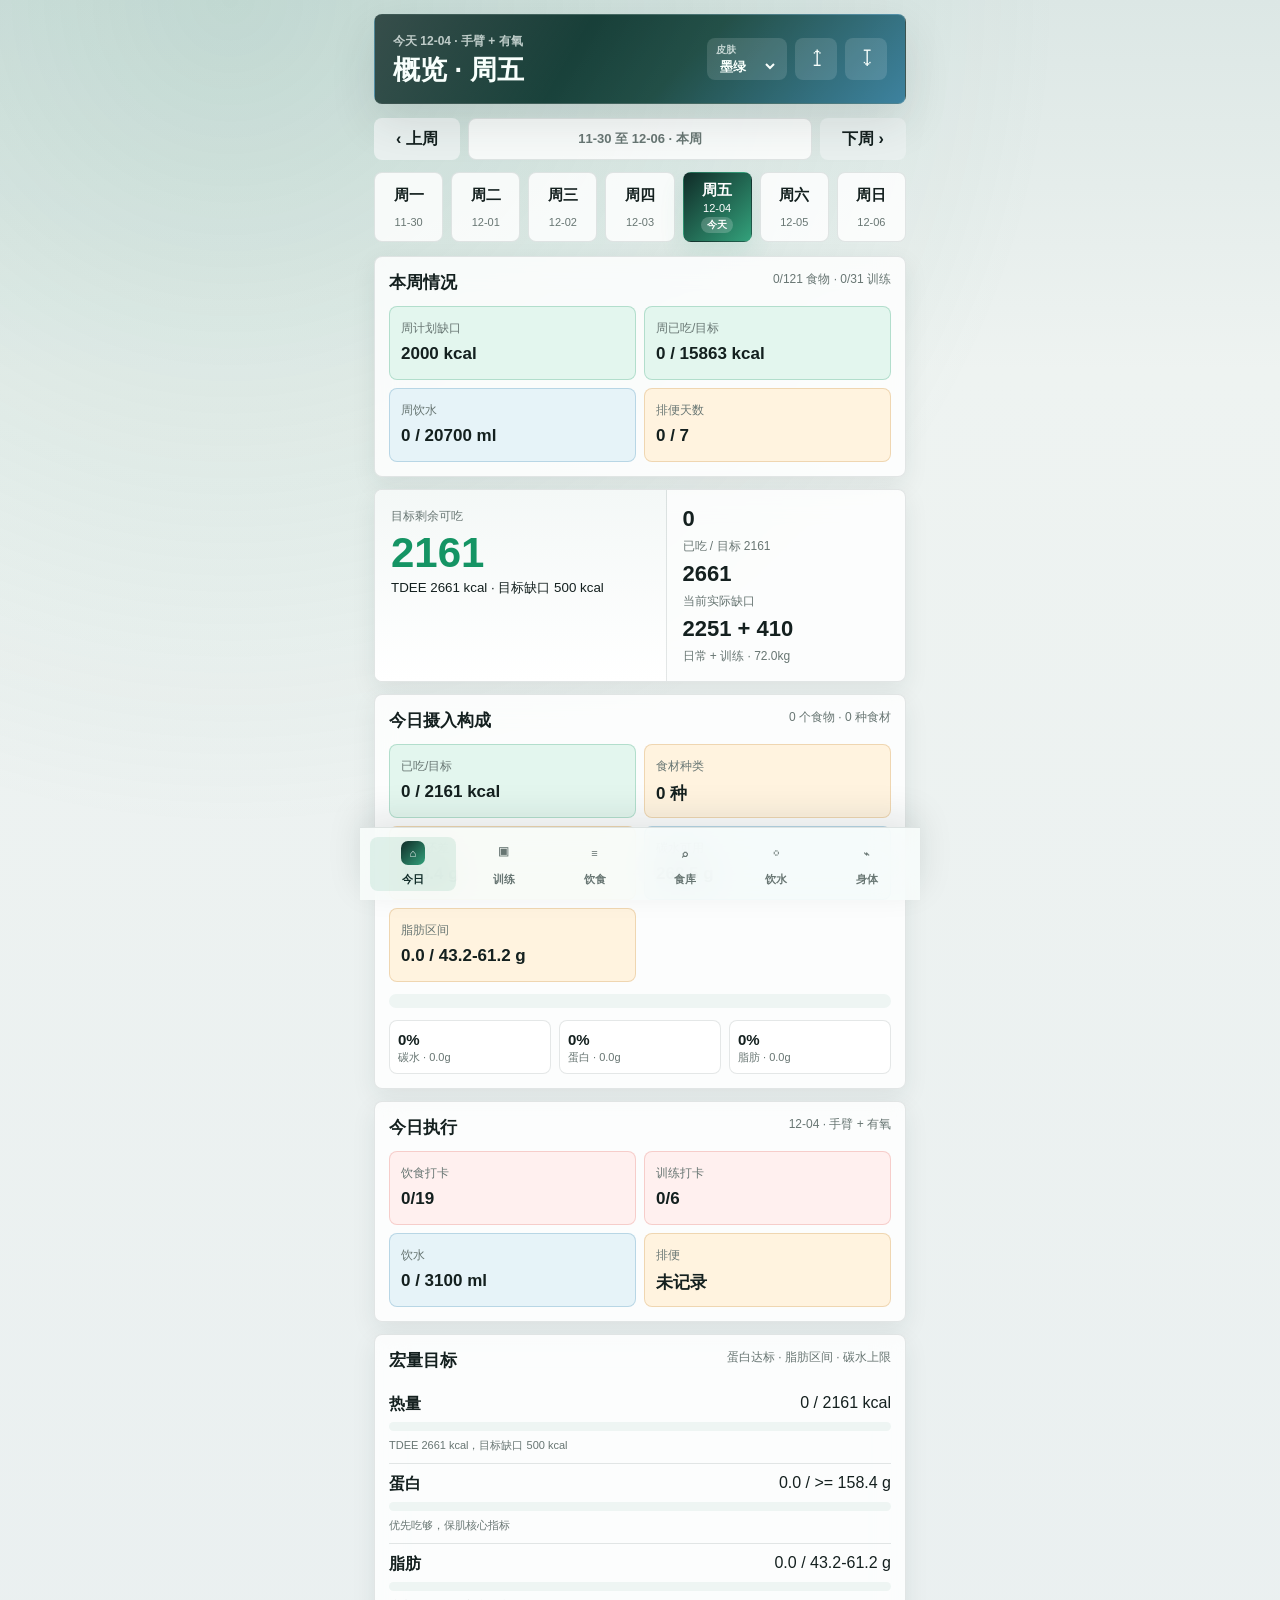
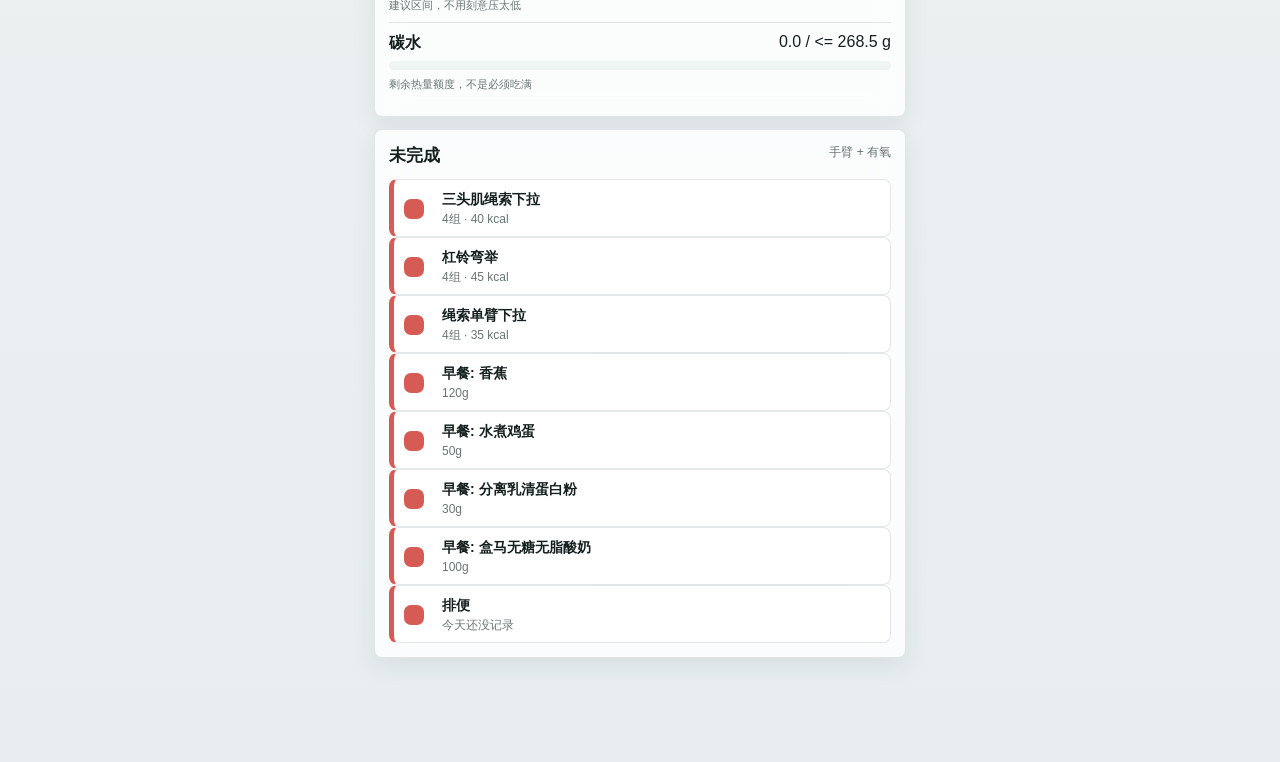
<file: index.html>
<!doctype html>
<html lang="zh-CN">
  <head>
    <meta charset="utf-8" />
    <meta name="viewport" content="width=device-width, initial-scale=1" />
    <meta http-equiv="refresh" content="0; url=./cutting-tracker/" />
    <title>减脂打卡</title>
  </head>
  <body>
    <a href="./cutting-tracker/">打开减脂打卡</a>
  </body>
</html>
</file>
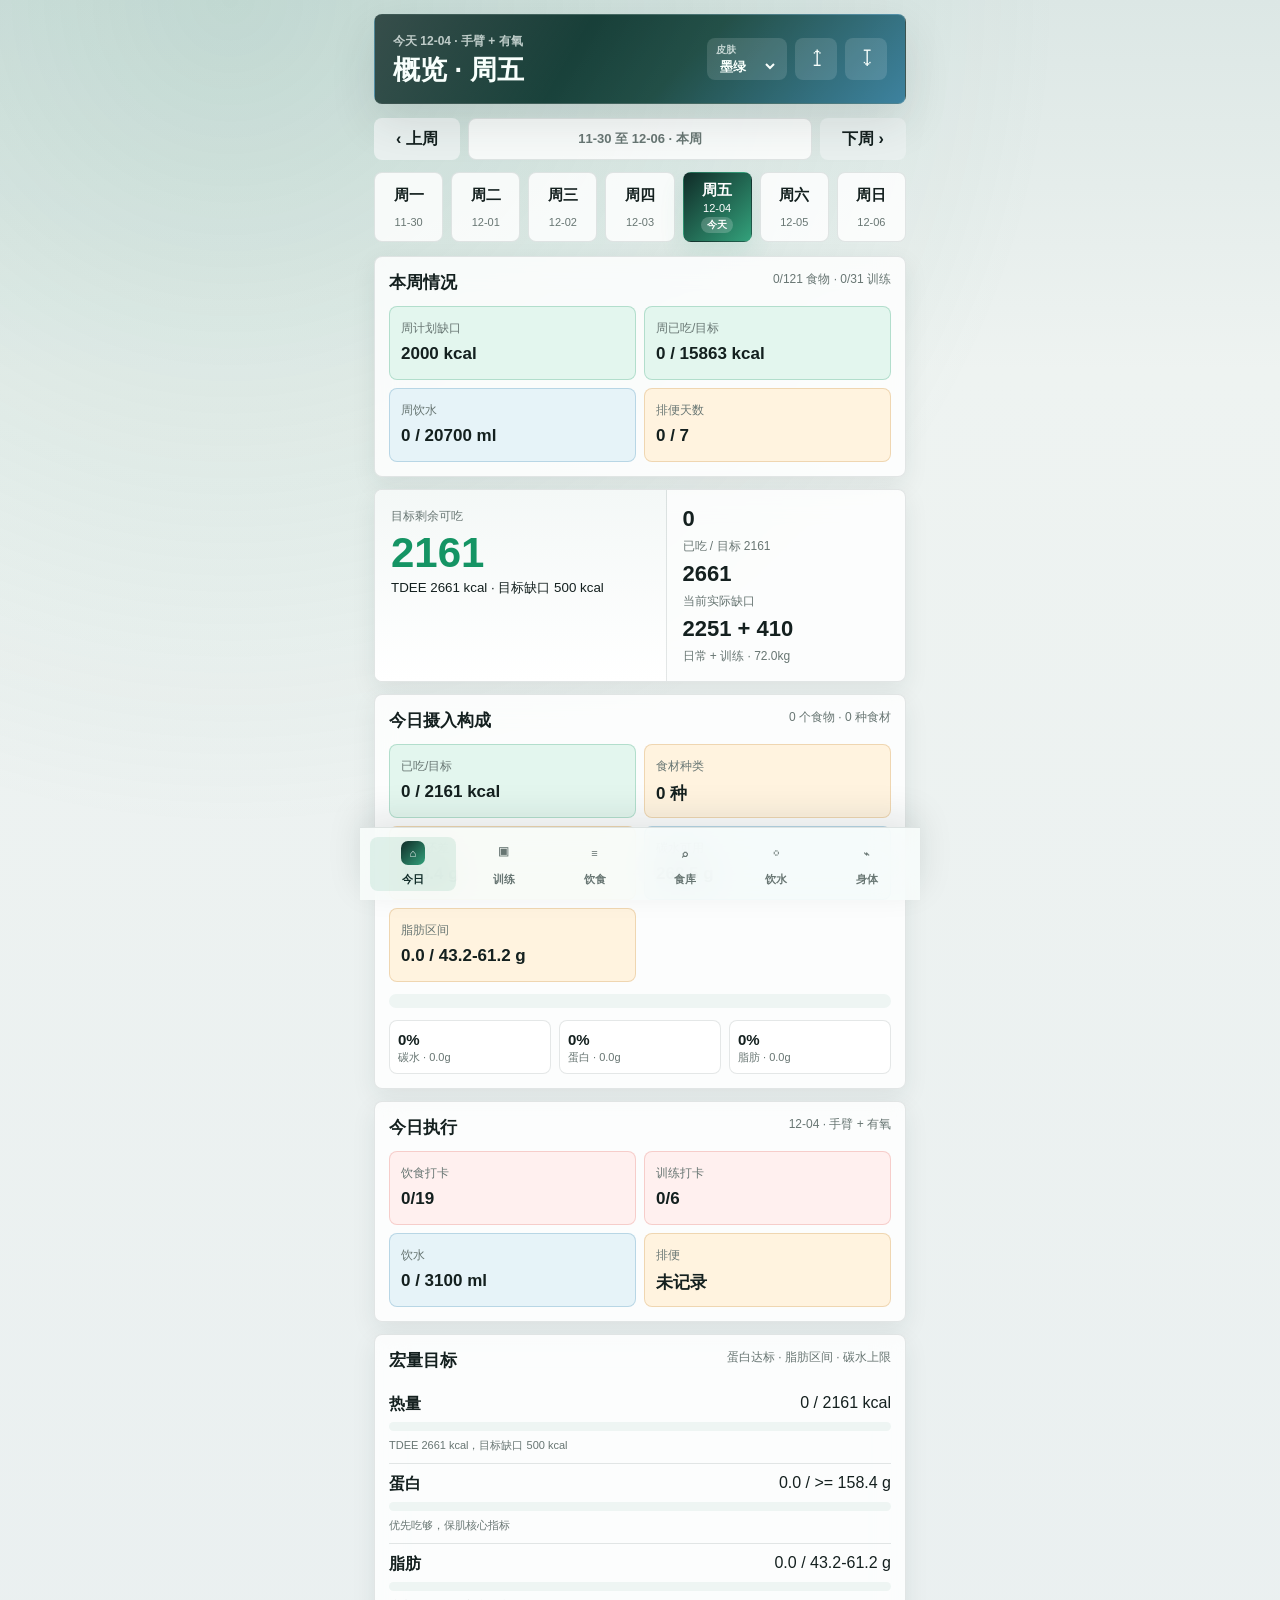
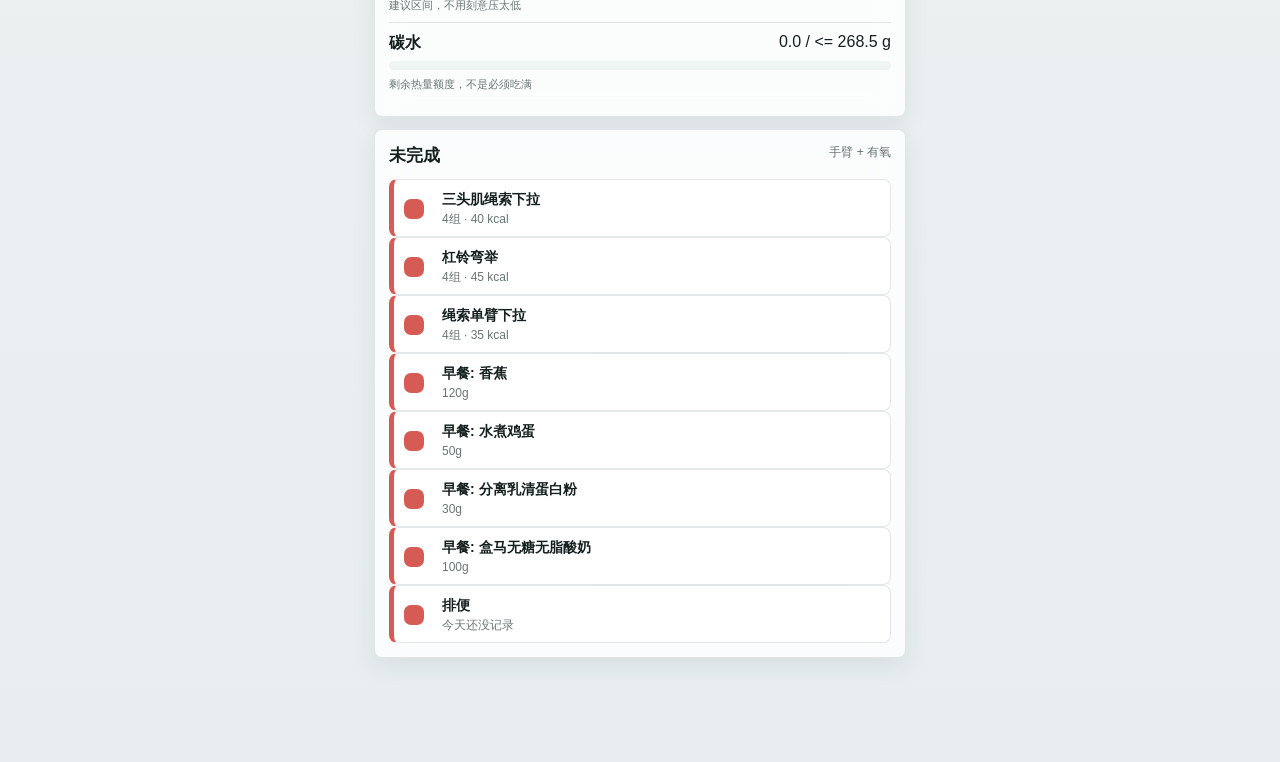
<file: cutting-tracker/index.html>
<!doctype html>
<html lang="zh-CN">
  <head>
    <meta charset="utf-8" />
    <meta name="viewport" content="width=device-width, initial-scale=1, viewport-fit=cover" />
    <meta name="theme-color" content="#102c28" />
    <title>减脂打卡</title>
    <link rel="manifest" href="./manifest.json" />
    <link rel="stylesheet" href="./styles.css?v=31" />
  </head>
  <body>
    <main id="app" class="app-shell">
      <header class="topbar">
        <div>
          <p class="kicker" id="dateContext">一周减脂记录</p>
          <h1 id="pageTitle">今日</h1>
        </div>
        <div class="top-actions">
          <label class="theme-picker" aria-label="选择皮肤">
            <span>皮肤</span>
            <select id="themeSelect">
              <option value="forest">墨绿</option>
              <option value="night">曜黑</option>
              <option value="mist">晨雾</option>
              <option value="ocean">海蓝</option>
            </select>
          </label>
          <button id="importBtn" class="icon-button" type="button" aria-label="导入Excel">
            <span aria-hidden="true">↥</span>
          </button>
          <button id="exportBtn" class="icon-button" type="button" aria-label="导出Excel">
            <span aria-hidden="true">↧</span>
          </button>
        </div>
      </header>

      <input id="importFile" type="file" accept=".xlsx,.json,application/vnd.openxmlformats-officedocument.spreadsheetml.sheet,application/json" hidden />

      <section class="weekbar" aria-label="选择周">
        <button id="prevWeek" class="plain-button" type="button">‹ 上周</button>
        <button id="weekLabel" class="week-label" type="button" aria-label="回到当前周"></button>
        <button id="nextWeek" class="plain-button" type="button">下周 ›</button>
      </section>

      <section class="date-strip" aria-label="选择日期" id="dateStrip"></section>

      <section id="view" class="view"></section>

      <nav class="tabbar" aria-label="主导航">
        <button class="tab is-active" data-tab="today" type="button">
          <span class="tab-icon">⌂</span><span>今日</span>
        </button>
        <button class="tab" data-tab="training" type="button">
          <span class="tab-icon">▣</span><span>训练</span>
        </button>
        <button class="tab" data-tab="meals" type="button">
          <span class="tab-icon">≡</span><span>饮食</span>
        </button>
        <button class="tab" data-tab="library" type="button">
          <span class="tab-icon">⌕</span><span>食库</span>
        </button>
        <button class="tab" data-tab="water" type="button">
          <span class="tab-icon">◌</span><span>饮水</span>
        </button>
        <button class="tab" data-tab="body" type="button">
          <span class="tab-icon">⌁</span><span>身体</span>
        </button>
      </nav>
    </main>

    <template id="progressTemplate">
      <div class="progress">
        <span class="progress-fill"></span>
      </div>
    </template>

    <script src="./app.js?v=31"></script>
  </body>
</html>
</file>
<file: cutting-tracker/styles.css>
:root {
  --bg: #e8eef0;
  --page-bg: radial-gradient(circle at 18% 0, rgba(82, 154, 130, 0.2), transparent 32%),
    linear-gradient(180deg, #dce7e5 0, #eef3f1 370px, #e8eef0 100%);
  --surface: #ffffff;
  --surface-2: #f4f8f7;
  --surface-3: #eef5f3;
  --glass: rgba(255, 255, 255, 0.82);
  --ink: #14201f;
  --muted: #687673;
  --line: rgba(37, 62, 58, 0.12);
  --deep: #102c28;
  --deep-2: #1d4b43;
  --green: #159464;
  --green-soft: #e3f6ee;
  --red: #d65b55;
  --red-soft: #fff0ef;
  --blue: #287aa4;
  --blue-soft: #e6f3f8;
  --amber: #b67822;
  --amber-soft: #fff3df;
  --accent: #33a17b;
  --accent-2: #2d7897;
  --accent-soft: rgba(51, 161, 123, 0.12);
  --topbar: linear-gradient(135deg, #102c28 0%, #1d4b43 58%, #2d7897 100%);
  --topbar-text: #f8fffc;
  --topbar-muted: rgba(248, 255, 252, 0.72);
  --button-surface: #e9f0ef;
  --shadow: 0 18px 46px rgba(30, 50, 47, 0.12);
  --shadow-soft: 0 8px 24px rgba(30, 50, 47, 0.08);
  --nav-bg: rgba(248, 252, 251, 0.88);
}

* { box-sizing: border-box; }

body[data-theme="night"] {
  --bg: #0f1517;
  --page-bg: radial-gradient(circle at 10% -8%, rgba(62, 154, 118, 0.28), transparent 36%),
    linear-gradient(180deg, #111b1d 0, #0f1517 55%, #121719 100%);
  --surface: #192224;
  --surface-2: #121a1c;
  --surface-3: #202b2e;
  --glass: rgba(25, 34, 36, 0.82);
  --ink: #edf7f4;
  --muted: #9baaa6;
  --line: rgba(226, 240, 235, 0.12);
  --deep: #10211f;
  --deep-2: #245247;
  --green: #3ccc8b;
  --green-soft: rgba(60, 204, 139, 0.14);
  --red: #ff7d73;
  --red-soft: rgba(255, 125, 115, 0.14);
  --blue: #6ab4d7;
  --blue-soft: rgba(106, 180, 215, 0.14);
  --amber: #e2a84a;
  --amber-soft: rgba(226, 168, 74, 0.15);
  --accent: #3ccc8b;
  --accent-2: #6ab4d7;
  --accent-soft: rgba(60, 204, 139, 0.14);
  --topbar: linear-gradient(135deg, #182425 0%, #203d38 55%, #25384d 100%);
  --topbar-text: #f5fffb;
  --topbar-muted: rgba(245, 255, 251, 0.66);
  --button-surface: #202b2e;
  --shadow: 0 20px 50px rgba(0, 0, 0, 0.36);
  --shadow-soft: 0 10px 26px rgba(0, 0, 0, 0.22);
  --nav-bg: rgba(18, 26, 28, 0.88);
}

body[data-theme="mist"] {
  --bg: #edf1f3;
  --page-bg: radial-gradient(circle at 16% 0, rgba(44, 124, 155, 0.14), transparent 33%),
    linear-gradient(180deg, #e3ecef 0, #f7f9fa 360px, #edf1f3 100%);
  --surface: #ffffff;
  --surface-2: #f6f8f9;
  --surface-3: #edf3f5;
  --glass: rgba(255, 255, 255, 0.84);
  --ink: #172126;
  --muted: #69757b;
  --line: rgba(39, 55, 64, 0.12);
  --deep: #24323a;
  --deep-2: #365967;
  --green: #208b68;
  --green-soft: #e4f4ee;
  --red: #ce5e6b;
  --red-soft: #fff0f2;
  --blue: #2c7c9b;
  --blue-soft: #e4f2f7;
  --amber: #b28028;
  --amber-soft: #fff3dc;
  --accent: #2c7c9b;
  --accent-2: #208b68;
  --accent-soft: rgba(44, 124, 155, 0.12);
  --topbar: linear-gradient(135deg, #23323a 0%, #2c6174 58%, #208b68 100%);
}

body[data-theme="ocean"] {
  --bg: #e6f0f3;
  --page-bg: radial-gradient(circle at 85% 0, rgba(21, 144, 139, 0.18), transparent 33%),
    linear-gradient(180deg, #d8e9ee 0, #edf5f6 380px, #e6f0f3 100%);
  --surface: #ffffff;
  --surface-2: #f3f8f9;
  --surface-3: #e9f4f4;
  --glass: rgba(255, 255, 255, 0.82);
  --ink: #122329;
  --muted: #62757b;
  --line: rgba(20, 64, 73, 0.13);
  --deep: #0f3a46;
  --deep-2: #17606b;
  --green: #15908b;
  --green-soft: #e2f4f2;
  --red: #d45d63;
  --red-soft: #fff0f1;
  --blue: #237fb3;
  --blue-soft: #e2f1f9;
  --amber: #ba842a;
  --amber-soft: #fff4df;
  --accent: #15908b;
  --accent-2: #237fb3;
  --accent-soft: rgba(21, 144, 139, 0.12);
  --topbar: linear-gradient(135deg, #0f3a46 0%, #17606b 55%, #15908b 100%);
}

html,
body {
  margin: 0;
  min-height: 100%;
  background: var(--page-bg);
  color: var(--ink);
  font-family: -apple-system, BlinkMacSystemFont, "Segoe UI", sans-serif;
  letter-spacing: 0;
  transition: background 180ms ease, color 180ms ease;
}

button,
input,
select { font: inherit; }

button { -webkit-tap-highlight-color: transparent; }
h1, h2, h3, p { margin: 0; }
h1 { font-size: 27px; line-height: 1.08; }

.app-shell {
  width: min(100%, 560px);
  min-height: 100vh;
  margin: 0 auto;
  padding: max(14px, env(safe-area-inset-top)) 14px calc(104px + env(safe-area-inset-bottom));
}

.topbar {
  display: flex;
  justify-content: space-between;
  align-items: center;
  gap: 14px;
  padding: 18px;
  border: 1px solid rgba(255, 255, 255, 0.18);
  border-radius: 8px;
  background: var(--topbar);
  color: var(--topbar-text);
  box-shadow: var(--shadow);
  position: relative;
  overflow: hidden;
}

.topbar::after {
  content: "";
  position: absolute;
  inset: 0;
  background: linear-gradient(120deg, rgba(255, 255, 255, 0.16), transparent 38%, rgba(255, 255, 255, 0.08));
  pointer-events: none;
}

.kicker {
  margin: 0 0 6px;
  color: var(--topbar-muted);
  font-size: 12px;
  font-weight: 850;
}

.top-actions {
  display: flex;
  gap: 8px;
  align-items: center;
  position: relative;
  z-index: 1;
}

.topbar > div:first-child {
  position: relative;
  z-index: 1;
}

.theme-picker {
  min-width: 80px;
  height: 42px;
  display: grid;
  gap: 1px;
  align-content: center;
  padding: 4px 9px;
  border-radius: 8px;
  background: rgba(255, 255, 255, 0.13);
  color: var(--topbar-text);
}

.theme-picker span {
  color: var(--topbar-muted);
  font-size: 10px;
  font-weight: 800;
}

.theme-picker select {
  width: 100%;
  border: 0;
  border-radius: 0;
  background: transparent;
  color: inherit;
  font-size: 13px;
  font-weight: 900;
  outline: none;
}

.theme-picker option { color: #172229; }

.icon-button,
.plain-button,
.date-pill,
.tab,
.task,
.food-check,
.quick-water,
.primary-button,
.sync-choice,
.food-actions button,
.food-chip,
.estimate-button {
  border: 0;
  cursor: pointer;
}

.icon-button {
  width: 42px;
  height: 42px;
  border-radius: 8px;
  background: rgba(255, 255, 255, 0.13);
  color: var(--topbar-text);
  font-size: 22px;
  transition: transform 160ms ease, background 160ms ease;
}

.icon-button:active,
.plain-button:active,
.primary-button:active,
.quick-water:active,
.tab:active { transform: translateY(1px); }

.weekbar {
  display: grid;
  grid-template-columns: 86px 1fr 86px;
  gap: 8px;
  align-items: center;
  margin: 14px 0 10px;
}

.plain-button,
.primary-button {
  min-height: 42px;
  border-radius: 8px;
  font-weight: 850;
}

.plain-button {
  background: var(--button-surface);
  color: var(--ink);
}

.danger-button {
  background: var(--red-soft);
  color: var(--red);
}

.week-label {
  height: 42px;
  display: grid;
  place-items: center;
  border: 1px solid var(--line);
  border-radius: 8px;
  background: var(--glass);
  color: var(--muted);
  font-size: 13px;
  font-weight: 850;
  cursor: pointer;
}

.primary-button {
  background: linear-gradient(135deg, var(--deep), var(--accent));
  color: #fff;
  box-shadow: 0 10px 20px var(--accent-soft);
}

.full-button { width: 100%; }

.date-strip {
  display: grid;
  grid-auto-flow: column;
  grid-auto-columns: minmax(66px, 1fr);
  gap: 8px;
  overflow-x: auto;
  padding: 2px 0 14px;
  scroll-behavior: smooth;
  scroll-padding-inline: 42%;
  scroll-snap-type: x proximity;
  scrollbar-width: none;
}

.date-strip::-webkit-scrollbar { display: none; }

.date-pill {
  min-height: 62px;
  border-radius: 8px;
  border: 1px solid var(--line);
  background: var(--glass);
  color: var(--muted);
  display: grid;
  place-items: center;
  gap: 2px;
  padding: 8px 6px;
  scroll-snap-align: center;
}

.date-pill strong { color: var(--ink); font-size: 15px; }
.date-pill span { font-size: 11px; }
.date-pill.is-active {
  background: linear-gradient(135deg, var(--deep), var(--accent));
  border-color: transparent;
  color: #fff;
  box-shadow: 0 12px 24px var(--accent-soft);
}
.date-pill.is-active strong { color: #fff; }
.date-pill em {
  margin-top: 1px;
  padding: 1px 6px;
  border-radius: 999px;
  background: var(--blue-soft);
  color: var(--blue);
  font-size: 10px;
  font-style: normal;
  font-weight: 900;
}
.date-pill.is-active em {
  background: rgba(255, 255, 255, 0.2);
  color: #fff;
}
.date-pill.is-today:not(.is-active) { border-color: rgba(40, 120, 168, 0.45); }

.view,
.stack {
  display: grid;
  gap: 12px;
}

.panel,
.meal-card,
.score-panel {
  border: 1px solid var(--line);
  border-radius: 8px;
  background: var(--glass);
  box-shadow: var(--shadow-soft);
  backdrop-filter: blur(14px);
}

.panel,
.meal-card { padding: 14px; }

.score-panel {
  display: grid;
  grid-template-columns: 1.1fr 0.9fr;
  overflow: hidden;
}

.score-main,
.score-side { padding: 16px; }

.score-main {
  background: linear-gradient(180deg, var(--surface-2), var(--surface));
  border-right: 1px solid var(--line);
}

.score-main span,
.score-side span,
.mini span,
.field span,
.muted {
  color: var(--muted);
  font-size: 12px;
}

.score-main strong {
  display: block;
  margin: 7px 0 4px;
  font-size: 42px;
  line-height: 1;
  letter-spacing: 0;
}

.score-main.good strong { color: var(--green); }
.score-main.bad strong { color: var(--red); }

.score-side {
  display: grid;
  align-content: center;
  gap: 6px;
}

.score-side b { font-size: 22px; color: var(--ink); }

.section-title,
.meal-head {
  display: flex;
  justify-content: space-between;
  align-items: flex-start;
  gap: 10px;
  margin-bottom: 12px;
}

.section-title h2,
.meal-head h3 { font-size: 17px; }

.section-title small,
.meal-head small {
  color: var(--muted);
  font-size: 12px;
  line-height: 1.35;
}

.meal-actions {
  display: flex;
  align-items: flex-start;
  gap: 6px;
  flex-wrap: wrap;
  justify-content: flex-end;
}

.estimate-button {
  min-height: 28px;
  padding: 5px 9px;
  border-radius: 999px;
  background: var(--deep);
  color: #fff;
  white-space: nowrap;
  font-size: 12px;
  font-weight: 850;
}

.estimate-button.is-active {
  background: var(--blue);
}

.scope-badge {
  min-height: 28px;
  display: inline-flex;
  align-items: center;
  border: 1px solid var(--line);
  border-radius: 999px;
  background: var(--surface-2);
  color: var(--muted);
  padding: 5px 9px;
  white-space: nowrap;
  font-size: 11px;
  font-weight: 850;
}

.metric-grid {
  display: grid;
  grid-template-columns: repeat(2, 1fr);
  gap: 8px;
}

.mini {
  min-height: 74px;
  padding: 11px;
  border-radius: 8px;
  border: 1px solid var(--line);
  background: linear-gradient(180deg, var(--surface), var(--surface-2));
}

.mini b {
  display: block;
  margin-top: 7px;
  font-size: 17px;
}

.mini.green { background: var(--green-soft); border-color: rgba(22, 147, 95, 0.24); }
.mini.red { background: var(--red-soft); border-color: rgba(216, 93, 85, 0.24); }
.mini.blue { background: var(--blue-soft); border-color: rgba(40, 120, 168, 0.24); }
.mini.amber { background: var(--amber-soft); border-color: rgba(186, 122, 29, 0.24); }

.overview-panel {
  display: grid;
  gap: 12px;
}

.overview-panel .section-title {
  margin-bottom: 0;
}

.overview-grid {
  display: grid;
  grid-template-columns: repeat(2, 1fr);
  gap: 8px;
}

.macro-split {
  height: 14px;
  display: flex;
  overflow: hidden;
  border-radius: 999px;
  background: var(--surface-3);
}

.macro-split span {
  display: block;
  min-width: 0;
  height: 100%;
}

.macro-split .carb { background: var(--blue); }
.macro-split .protein { background: var(--green); }
.macro-split .fat { background: var(--amber); }

.empty-split span { width: 100%; background: var(--surface-3); }

.macro-ratio-grid {
  display: grid;
  grid-template-columns: repeat(3, 1fr);
  gap: 8px;
}

.macro-ratio-grid span {
  min-height: 46px;
  padding: 9px 8px;
  border: 1px solid var(--line);
  border-radius: 8px;
  background: var(--surface);
  color: var(--muted);
  font-size: 11px;
  line-height: 1.3;
}

.macro-ratio-grid b {
  display: block;
  color: var(--ink);
  font-size: 15px;
}

.macro-line {
  display: grid;
  gap: 7px;
  padding: 10px 0;
  border-bottom: 1px solid var(--line);
}

.macro-line:last-child { border-bottom: 0; }

.macro-line > div:first-child {
  display: flex;
  justify-content: space-between;
  gap: 10px;
}

.macro-line em {
  color: var(--muted);
  font-size: 11px;
  font-style: normal;
  line-height: 1.35;
}

.progress {
  height: 9px;
  overflow: hidden;
  border-radius: 999px;
  background: var(--surface-3);
}

.progress-fill {
  display: block;
  height: 100%;
  border-radius: inherit;
  background: linear-gradient(90deg, var(--accent-2), var(--accent));
}

.task-list { display: grid; gap: 8px; }

.task,
.food-task,
.exercise-task,
.status-row {
  width: 100%;
  min-height: 58px;
  display: grid;
  grid-template-columns: 28px 1fr auto;
  align-items: center;
  gap: 10px;
  border-radius: 8px;
  padding: 10px 10px 9px;
  text-align: left;
  position: relative;
  overflow: hidden;
}

.task.todo,
.food-task.todo,
.exercise-task.todo,
.status-row.todo {
  background: var(--surface);
  border: 1px solid var(--line);
  border-left: 5px solid var(--red);
}

.task.done,
.food-task.done,
.exercise-task.done,
.status-row.done {
  background: var(--surface);
  border: 1px solid rgba(22, 147, 95, 0.24);
  border-left: 5px solid var(--green);
}

.task-dot,
.status-row > span {
  width: 20px;
  height: 20px;
  border-radius: 7px;
  background: var(--red);
  display: grid;
  place-items: center;
}

.done .task-dot,
.status-row.done > span { background: var(--green); }

.done .task-dot::after,
.status-row.done > span::after {
  content: "✓";
  color: #fff;
  font-size: 13px;
  font-weight: 900;
}

.task-text b,
.food-main b,
.status-row b {
  display: block;
  color: var(--ink);
  font-size: 14px;
}

.task-text small,
.food-main small,
.status-row small {
  display: block;
  margin-top: 2px;
  color: var(--muted);
  font-size: 12px;
  line-height: 1.35;
}

.task-badge,
.badge {
  min-width: 44px;
  padding: 5px 8px;
  border-radius: 999px;
  background: var(--surface-3);
  color: var(--ink);
  text-align: center;
  font-size: 12px;
  font-weight: 850;
}

.badge.ok { background: var(--green-soft); color: var(--green); }
.badge.warn { background: var(--red-soft); color: var(--red); }

.food-task,
.exercise-task { grid-template-columns: 28px 1fr auto; }

.food-check {
  background: transparent;
  padding: 0;
}

.food-actions {
  display: flex;
  flex-wrap: wrap;
  gap: 5px;
  align-self: start;
  justify-content: flex-end;
}

.food-actions button {
  min-width: 30px;
  height: 30px;
  border-radius: 7px;
  background: var(--surface-3);
  color: var(--ink);
  font-weight: 850;
}

.food-actions .sync-button {
  min-width: 64px;
  padding: 0 8px;
  font-size: 12px;
}

.exercise-actions button {
  min-width: 44px;
  padding: 0 7px;
  font-size: 12px;
}

.edit-details { grid-column: 2 / -1; }

.edit-details summary,
.nutrition-details summary {
  width: max-content;
  margin-top: 2px;
  padding: 5px 10px;
  border-radius: 999px;
  background: var(--surface-3);
  color: var(--deep);
  font-size: 12px;
  font-weight: 850;
  cursor: pointer;
}

.edit-details[open] summary,
.nutrition-details[open] summary { margin-bottom: 10px; }

.form-grid {
  display: grid;
  grid-template-columns: repeat(2, 1fr);
  gap: 10px;
}

.add-exercise-form {
  margin-top: 0;
}

.field {
  display: grid;
  gap: 6px;
}

.field input,
.field select {
  width: 100%;
  height: 44px;
  border: 1px solid var(--line);
  border-radius: 8px;
  background: var(--surface);
  color: var(--ink);
  padding: 0 10px;
}

.field input:focus,
.field select:focus {
  border-color: var(--accent);
  outline: 3px solid var(--accent-soft);
}

.span-2 { grid-column: 1 / -1; }
.soft { background: var(--surface-2); }

.sync-mode-panel {
  position: sticky;
  top: 8px;
  z-index: 4;
  background: linear-gradient(180deg, var(--surface), var(--surface-2));
  border-color: rgba(31, 116, 99, 0.32);
  box-shadow: 0 16px 30px rgba(9, 43, 42, 0.12);
}

.sync-mode-panel .section-title {
  margin-bottom: 8px;
}

.sync-choice-grid {
  display: grid;
  grid-template-columns: repeat(3, 1fr);
  gap: 8px;
}

.sync-choice {
  display: grid;
  align-items: center;
  min-height: 54px;
  border: 1px solid var(--line);
  border-radius: 8px;
  background: var(--surface);
  color: var(--ink);
  padding: 9px;
}

.sync-choice input {
  position: absolute;
  opacity: 0;
  pointer-events: none;
}

.sync-choice span {
  display: grid;
  gap: 3px;
}

.sync-choice b {
  font-size: 14px;
}

.sync-choice small {
  color: var(--muted);
  font-size: 11px;
  line-height: 1.25;
}

.sync-choice.is-active {
  border-color: var(--accent);
  background: var(--accent-soft);
  box-shadow: inset 0 0 0 1px var(--accent);
}

.food-entry-form {
  display: grid;
  gap: 12px;
}

.nutrition-details {
  border: 1px solid var(--line);
  border-radius: 8px;
  padding: 10px;
  background: var(--surface-2);
}

.nutrition-grid { margin-top: 8px; }

.estimate-panel {
  display: grid;
  gap: 12px;
  margin: -2px 0 12px;
  padding: 12px;
  border: 1px solid var(--line);
  border-radius: 8px;
  background: linear-gradient(180deg, var(--surface), var(--surface-2));
}

.estimate-preview {
  min-height: 44px;
  display: grid;
  align-items: center;
  padding: 10px 12px;
  border-radius: 8px;
  background: var(--blue-soft);
  color: var(--blue);
  font-size: 13px;
  font-weight: 850;
}

.estimate-actions {
  display: grid;
  grid-template-columns: 92px 1fr;
  gap: 8px;
}

.choice-panel {
  margin: -2px 0 12px;
  border: 1px solid var(--line);
  border-radius: 8px;
  background: var(--surface-2);
  overflow: hidden;
}

.choice-panel summary {
  padding: 10px 12px;
  color: var(--deep);
  font-size: 13px;
  font-weight: 900;
  cursor: pointer;
}

.choice-search {
  display: grid;
  gap: 6px;
  padding: 0 10px 6px;
}

.choice-search span {
  color: var(--muted);
  font-size: 12px;
}

.choice-search input {
  width: 100%;
  height: 40px;
  border: 1px solid var(--line);
  border-radius: 8px;
  background: var(--surface);
  color: var(--ink);
  padding: 0 10px;
}

.choice-search-meta {
  padding: 0 10px 8px;
  color: var(--muted);
  font-size: 12px;
}

.choice-list {
  display: grid;
  gap: 8px;
  max-height: 360px;
  overflow: auto;
  padding: 0 10px 10px;
}

.choice-row {
  display: grid;
  grid-template-columns: 1fr 52px;
  align-items: center;
  gap: 8px;
  padding: 10px;
  border: 1px solid var(--line);
  border-radius: 8px;
  background: var(--surface);
}

.choice-row.is-hidden {
  display: none;
}

.choice-row b,
.choice-row small {
  display: block;
}

.choice-row b {
  font-size: 13px;
}

.choice-row small {
  margin-top: 3px;
  color: var(--muted);
  font-size: 12px;
  line-height: 1.35;
}

.choice-row button {
  min-height: 32px;
  border: 0;
  border-radius: 7px;
  background: linear-gradient(135deg, var(--deep), var(--green));
  color: #fff;
  font-size: 12px;
  font-weight: 900;
  cursor: pointer;
}

.food-preview {
  min-height: 46px;
  display: grid;
  align-items: center;
  padding: 10px 12px;
  border-radius: 8px;
  border: 1px solid var(--line);
  background: var(--surface-2);
  color: var(--muted);
  font-size: 13px;
  font-weight: 750;
}

.food-preview.ok {
  background: var(--green-soft);
  border-color: rgba(22, 147, 95, 0.24);
  color: var(--green);
}

.food-preview.warn {
  background: var(--amber-soft);
  border-color: rgba(186, 122, 29, 0.24);
  color: var(--amber);
}

.chip-row {
  display: flex;
  gap: 8px;
  overflow-x: auto;
  padding-bottom: 2px;
  scrollbar-width: none;
}

.chip-row::-webkit-scrollbar { display: none; }

.food-chip {
  flex: 0 0 auto;
  min-height: 34px;
  padding: 0 12px;
  border-radius: 999px;
  background: var(--surface-3);
  color: var(--ink);
  font-size: 12px;
  font-weight: 850;
}

.library-list {
  display: grid;
  gap: 8px;
}

.library-row {
  padding: 10px;
  border: 1px solid var(--line);
  border-radius: 8px;
  background: var(--surface);
}

.library-row.is-hidden {
  display: none;
}

.library-row summary {
  display: block;
  cursor: pointer;
  list-style: none;
}

.library-row summary::-webkit-details-marker {
  display: none;
}

.library-row summary::after {
  content: "编辑";
  float: right;
  margin-left: 10px;
  padding: 4px 8px;
  border-radius: 999px;
  background: var(--surface-3);
  color: var(--deep);
  font-size: 11px;
  font-weight: 900;
}

.library-row[open] summary {
  margin-bottom: 12px;
}

.library-row[open] summary::after {
  content: "收起";
}

.library-row b,
.library-row small {
  display: block;
}

.library-row small {
  margin-top: 3px;
  color: var(--muted);
  font-size: 12px;
}

.library-editor-panel {
  display: grid;
  gap: 12px;
}

.library-editor-panel .section-title,
.library-search,
.add-library-details {
  margin-bottom: 0;
}

.library-food-form {
  margin-top: 10px;
}

.full-library-list {
  max-height: none;
}

.switch-row {
  display: flex;
  align-items: center;
  gap: 10px;
  min-height: 44px;
  padding: 0 10px;
  border: 1px solid var(--line);
  border-radius: 8px;
  background: var(--surface);
  font-weight: 800;
}

.quick-grid {
  display: grid;
  grid-template-columns: repeat(4, 1fr);
  gap: 8px;
}

.quick-water {
  min-height: 44px;
  border-radius: 8px;
  background: linear-gradient(135deg, var(--blue), var(--accent-2));
  color: #fff;
  font-weight: 900;
}

.quick-water:nth-child(2) { background: linear-gradient(135deg, var(--deep), var(--accent)); }
.quick-water:nth-child(3) { background: linear-gradient(135deg, var(--amber), var(--accent)); }
.quick-water.danger { background: var(--red); }

.water-log-list {
  display: grid;
  gap: 8px;
}

.water-log-row {
  display: grid;
  grid-template-columns: 1fr auto auto;
  align-items: center;
  gap: 10px;
  min-height: 54px;
  padding: 10px;
  border: 1px solid var(--line);
  border-radius: 8px;
  background: var(--surface);
}

.water-log-row b,
.water-log-row small {
  display: block;
}

.water-log-row small {
  margin-top: 2px;
  color: var(--muted);
  font-size: 12px;
}

.water-log-row strong {
  color: var(--accent);
  white-space: nowrap;
}

.water-log-row button {
  min-height: 32px;
  border: 0;
  border-radius: 7px;
  background: var(--red-soft);
  color: var(--red);
  font-weight: 850;
  cursor: pointer;
}

.chart-wrap {
  height: 260px;
  overflow: hidden;
  border: 1px solid var(--line);
  border-radius: 8px;
  background: var(--surface-2);
}

canvas {
  display: block;
  width: 100%;
  height: 100%;
}

.empty {
  padding: 22px 8px;
  color: var(--muted);
  text-align: center;
}

.empty.compact { padding: 10px 8px; }

.tabbar {
  position: fixed;
  left: 50%;
  bottom: 0;
  z-index: 20;
  width: min(100%, 560px);
  transform: translateX(-50%);
  display: grid;
  grid-template-columns: repeat(6, 1fr);
  gap: 5px;
  padding: 9px 10px calc(9px + env(safe-area-inset-bottom));
  border-top: 1px solid var(--line);
  background: var(--nav-bg);
  backdrop-filter: blur(20px);
  box-shadow: 0 -12px 34px rgba(20, 35, 38, 0.1);
}

.tab {
  min-height: 54px;
  border-radius: 8px;
  background: transparent;
  color: var(--muted);
  display: grid;
  place-items: center;
  gap: 2px;
  font-size: 11px;
  font-weight: 800;
  transition: background 160ms ease, color 160ms ease, transform 160ms ease;
}

.tab-icon {
  display: grid;
  place-items: center;
  width: 24px;
  height: 24px;
  border-radius: 7px;
}

.tab.is-active {
  color: var(--deep);
  background: var(--accent-soft);
}

.tab.is-active .tab-icon {
  background: linear-gradient(135deg, var(--deep), var(--accent));
  color: #fff;
}

@media (max-width: 390px) {
  .app-shell { padding-left: 10px; padding-right: 10px; }
  h1 { font-size: 24px; }
  .topbar { padding: 16px; }
  .score-panel { grid-template-columns: 1fr; }
  .score-main { border-right: 0; border-bottom: 1px solid var(--line); }
  .quick-grid { grid-template-columns: repeat(2, 1fr); }
  .food-task { grid-template-columns: 26px 1fr auto; }
  .food-actions { grid-column: 3; justify-content: end; }
  .form-grid { grid-template-columns: 1fr; }
  .span-2 { grid-column: 1; }
  .meal-head { align-items: flex-start; }
  .meal-actions { display: grid; justify-items: end; }
  .estimate-actions { grid-template-columns: 1fr; }
  .choice-row { grid-template-columns: 1fr; }
  .sync-choice-grid { grid-template-columns: 1fr; }
  .tab { font-size: 10px; }
  .overview-grid { grid-template-columns: 1fr; }
  .macro-ratio-grid { grid-template-columns: 1fr; }
}
</file>
